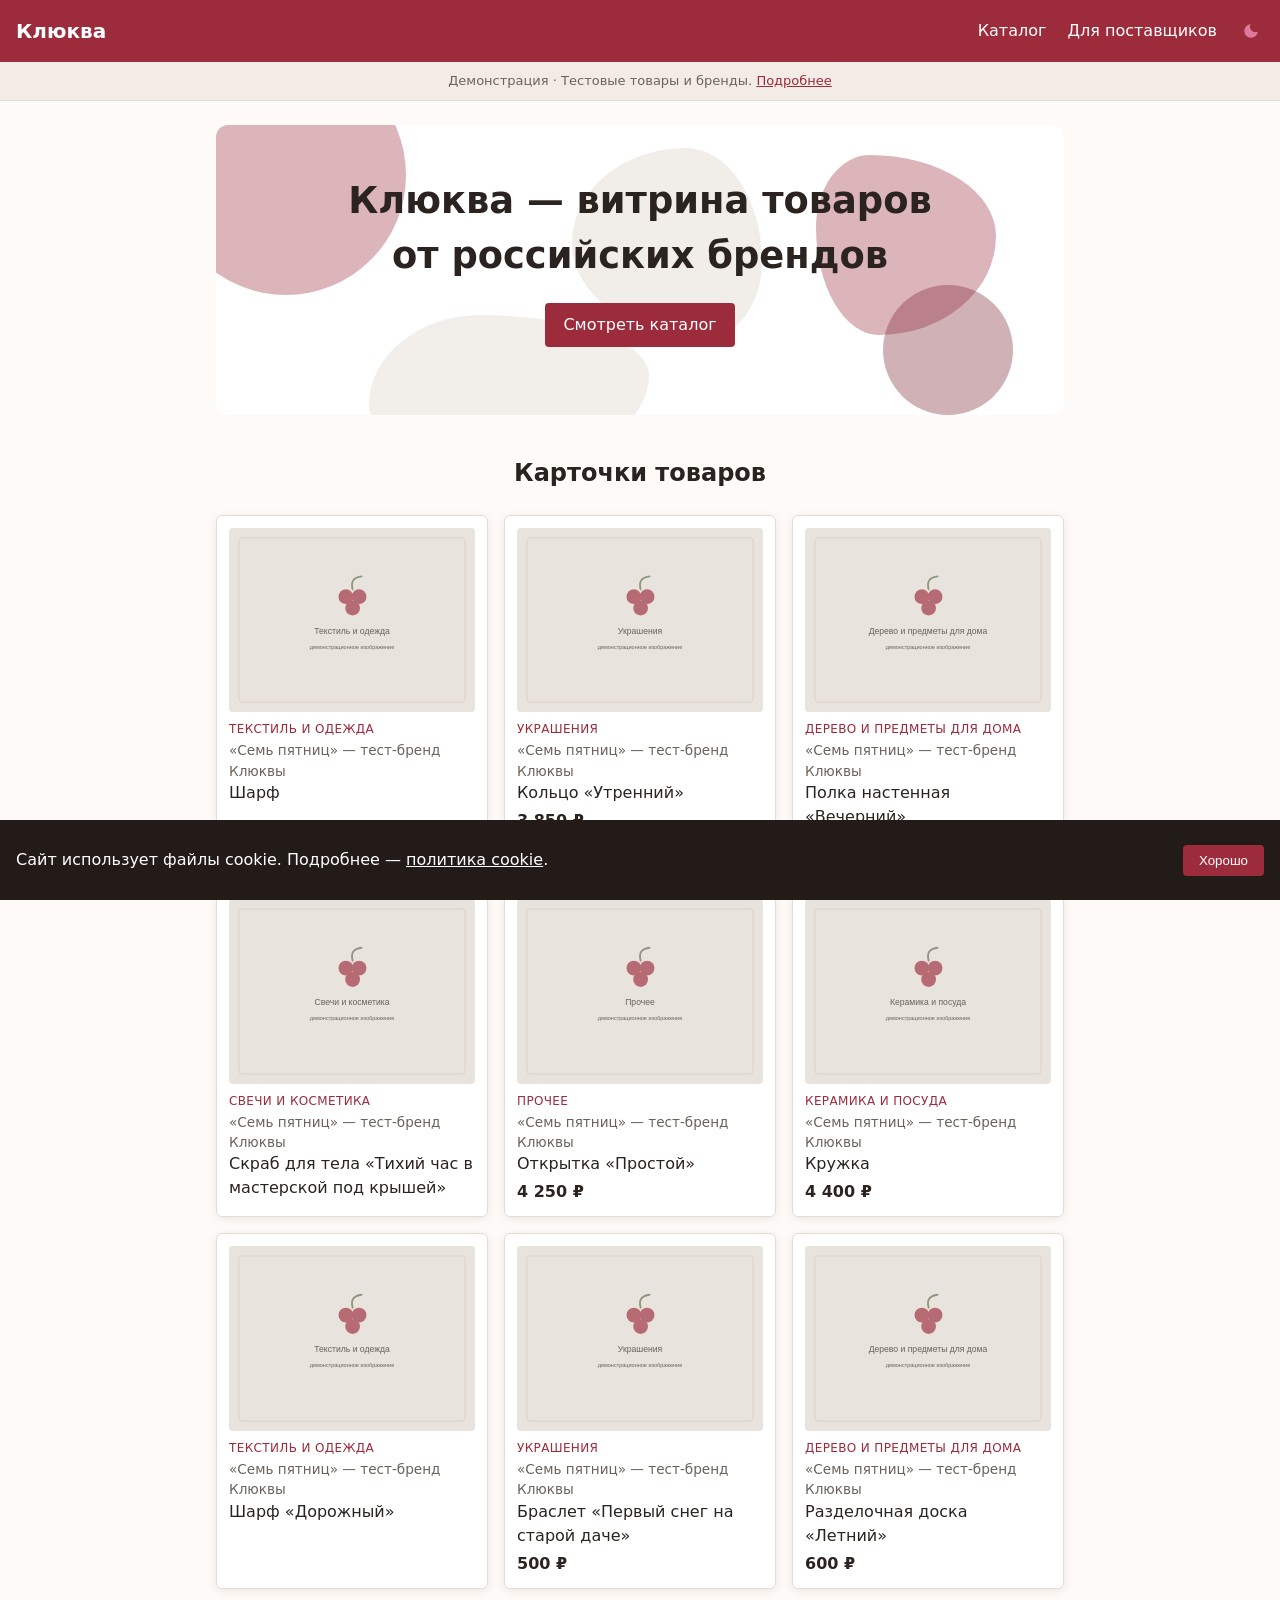
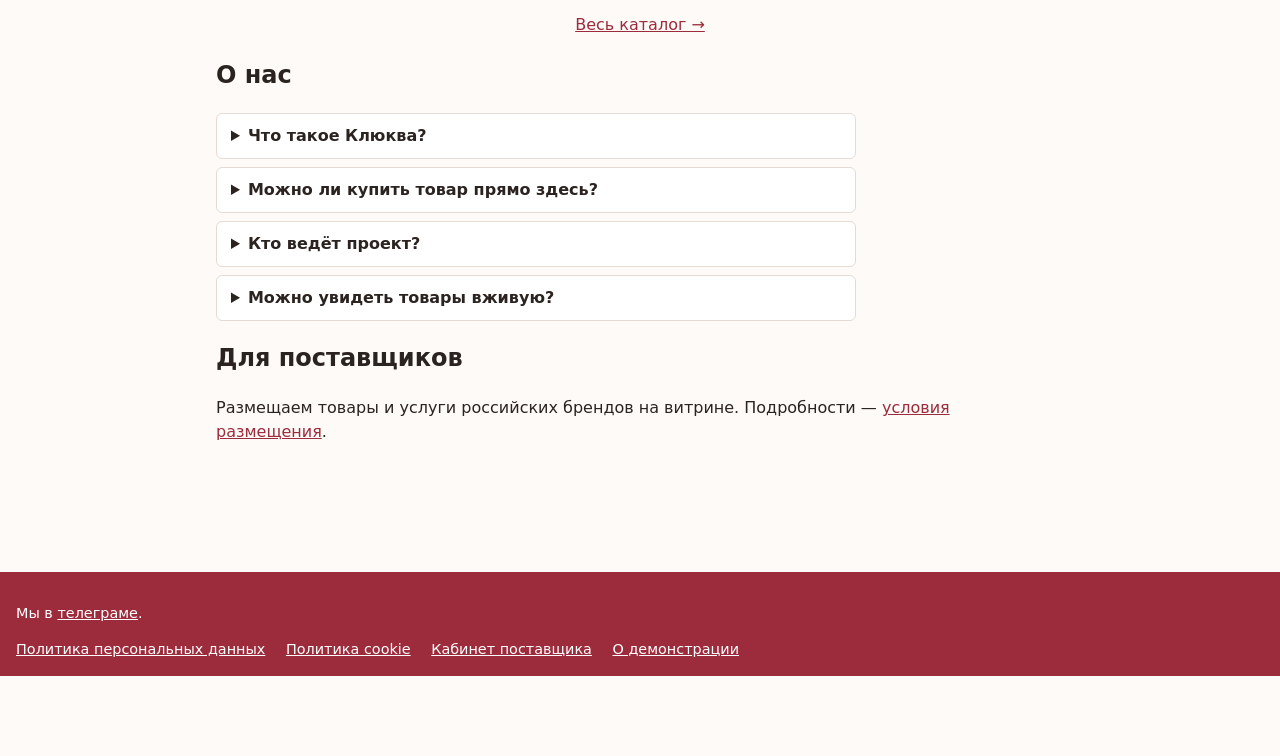
<file: index.html>
<!doctype html>
<html lang="ru">
<head>
<meta charset="utf-8">
<meta name="viewport" content="width=device-width, initial-scale=1">
<meta name="description" content="Демонстрационная витрина KLUKVA: каталог тестовых товаров и страницы брендов.">
<link rel="icon" href="favicon.svg" type="image/svg+xml">
<title>Клюква — витрина российских брендов</title>
<script>(function(){try{var t=localStorage.getItem('klukva-theme');if(t==='light'||t==='dark')document.documentElement.setAttribute('data-theme',t);}catch(e){}})();</script>
<link rel="stylesheet" href="css/styles.css">
</head>
<body>
<div id="site-header" class="site-header"></div>
<aside class="demo-notice" aria-label="Демонстрационная версия">Демонстрация · Тестовые товары и бренды. <a href="demo.html">Подробнее</a></aside>
<main class="page">
  <section class="hero">
    <div class="hero-collage" aria-hidden="true">
      <span></span><span></span><span></span><span></span><span></span>
    </div>
    <div class="hero-content">
      <h1>Клюква — витрина товаров от российских брендов</h1>
      <p><a class="button" href="catalog.html">Смотреть каталог</a></p>
    </div>
  </section>

  <section class="home-section" id="recently-viewed-section" hidden>
    <h2>Вы смотрели</h2>
    <ul id="recently-viewed-cards" class="card-grid home-grid"></ul>
  </section>

  <section class="home-section">
    <h2>Карточки товаров</h2>
    <p id="home-cards-empty" class="placeholder-note" hidden>Товаров пока нет — они появятся здесь, как только поставщики заведут свои карточки.</p>
    <ul id="home-cards" class="card-grid home-grid"></ul>
    <p style="text-align:center"><a href="catalog.html">Весь каталог →</a></p>
  </section>

  <section>
    <h2>О нас</h2>
    <div class="faq-list">
      <details class="faq-item">
        <summary>Что такое Клюква?</summary>
        <p>Витрина-доска товаров и услуг российских брендов — не интернет-магазин.</p>
      </details>
      <details class="faq-item">
        <summary>Можно ли купить товар прямо здесь?</summary>
        <p>Нет. Карточка ведёт на сайт поставщика или на его контакты — сделка и доставка идут уже там.</p>
      </details>
      <details class="faq-item">
        <summary>Кто ведёт проект?</summary>
        <p>Фонд «Во имя твоё» и ООО «Разумное действие».</p>
      </details>
      <details class="faq-item">
        <summary>Можно увидеть товары вживую?</summary>
        <p>У фонда есть шоу-рум в «Президент-Отеле» в Москве.</p>
      </details>
    </div>
  </section>

  <section>
    <h2>Для поставщиков</h2>
    <p>Размещаем товары и услуги российских брендов на витрине. Подробности — <a href="placement.html">условия размещения</a>.</p>
  </section>
</main>
<div id="site-footer" class="site-footer"></div>
<script src="js/partials.js"></script>
<script src="js/theme.js"></script>
<script src="js/data.js"></script>
<script src="js/catalog.js"></script>
<script src="js/recently-viewed.js"></script>
<script src="js/cookie-banner.js"></script>
</body>
</html>
</file>
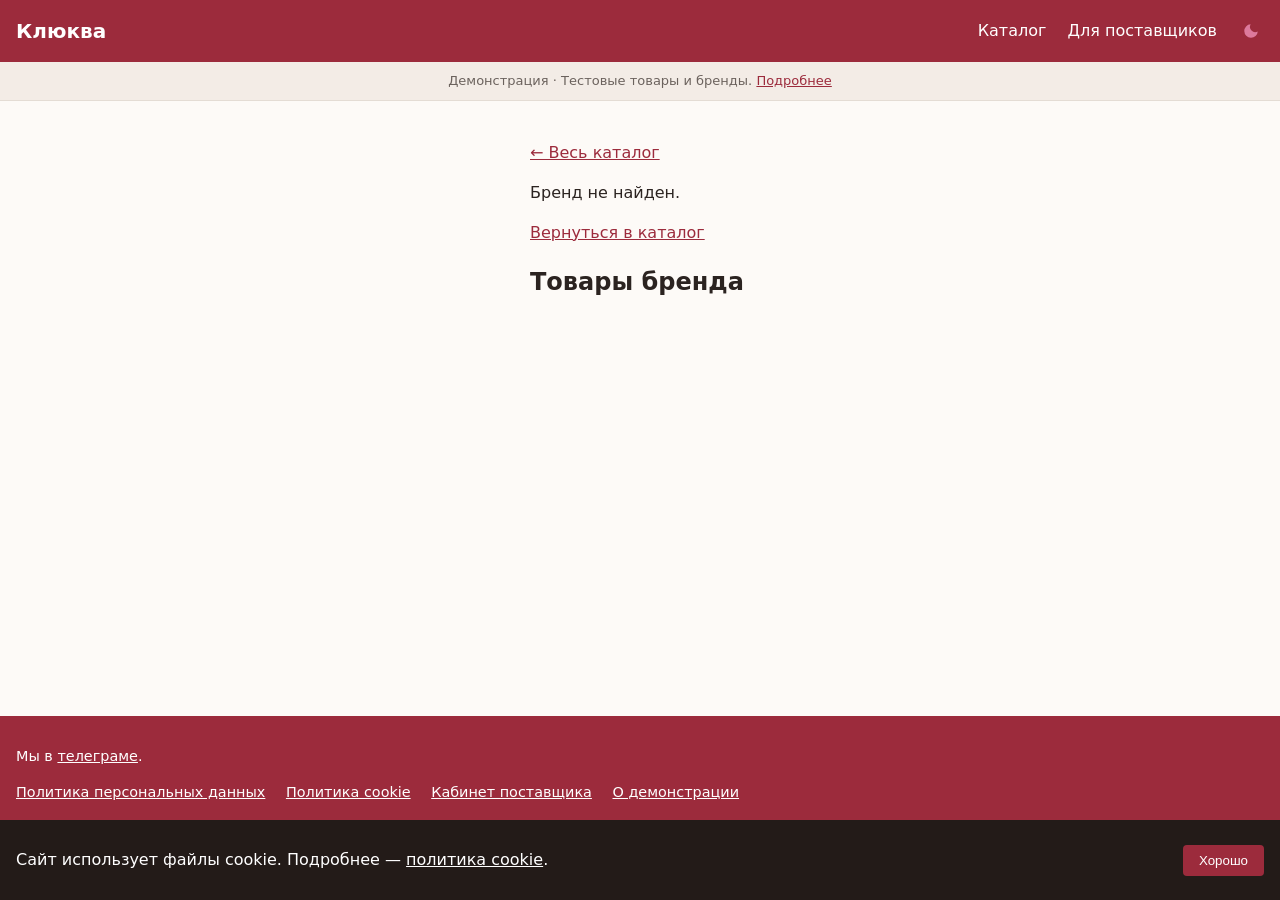
<file: brand.html>
<!doctype html>
<html lang="ru">
<head>
<meta charset="utf-8">
<meta name="viewport" content="width=device-width, initial-scale=1">
<meta name="description" content="Демонстрационная витрина KLUKVA: каталог тестовых товаров и страницы брендов.">
<link rel="icon" href="favicon.svg" type="image/svg+xml">
<title>Бренд — Клюква</title>
<script>(function(){try{var t=localStorage.getItem('klukva-theme');if(t==='light'||t==='dark')document.documentElement.setAttribute('data-theme',t);}catch(e){}})();</script>
<link rel="stylesheet" href="css/styles.css">
</head>
<body>
<div id="site-header" class="site-header"></div>
<aside class="demo-notice" aria-label="Демонстрационная версия">Демонстрация · Тестовые товары и бренды. <a href="demo.html">Подробнее</a></aside>
<main class="page">
  <p><a href="catalog.html">← Весь каталог</a></p>
  <div id="brand-header"></div>
  <h2>Товары бренда</h2>
  <p id="catalog-empty" class="placeholder-note" hidden>У этого бренда пока нет карточек.</p>
  <ul id="catalog-list" class="card-grid"></ul>
  <nav id="pagination" class="pagination"></nav>
</main>
<div id="site-footer" class="site-footer"></div>
<script src="js/partials.js"></script>
<script src="js/theme.js"></script>
<script src="js/data.js"></script>
<script src="js/catalog.js"></script>
<script src="js/brand.js"></script>
<script src="js/cookie-banner.js"></script>
</body>
</html>
</file>
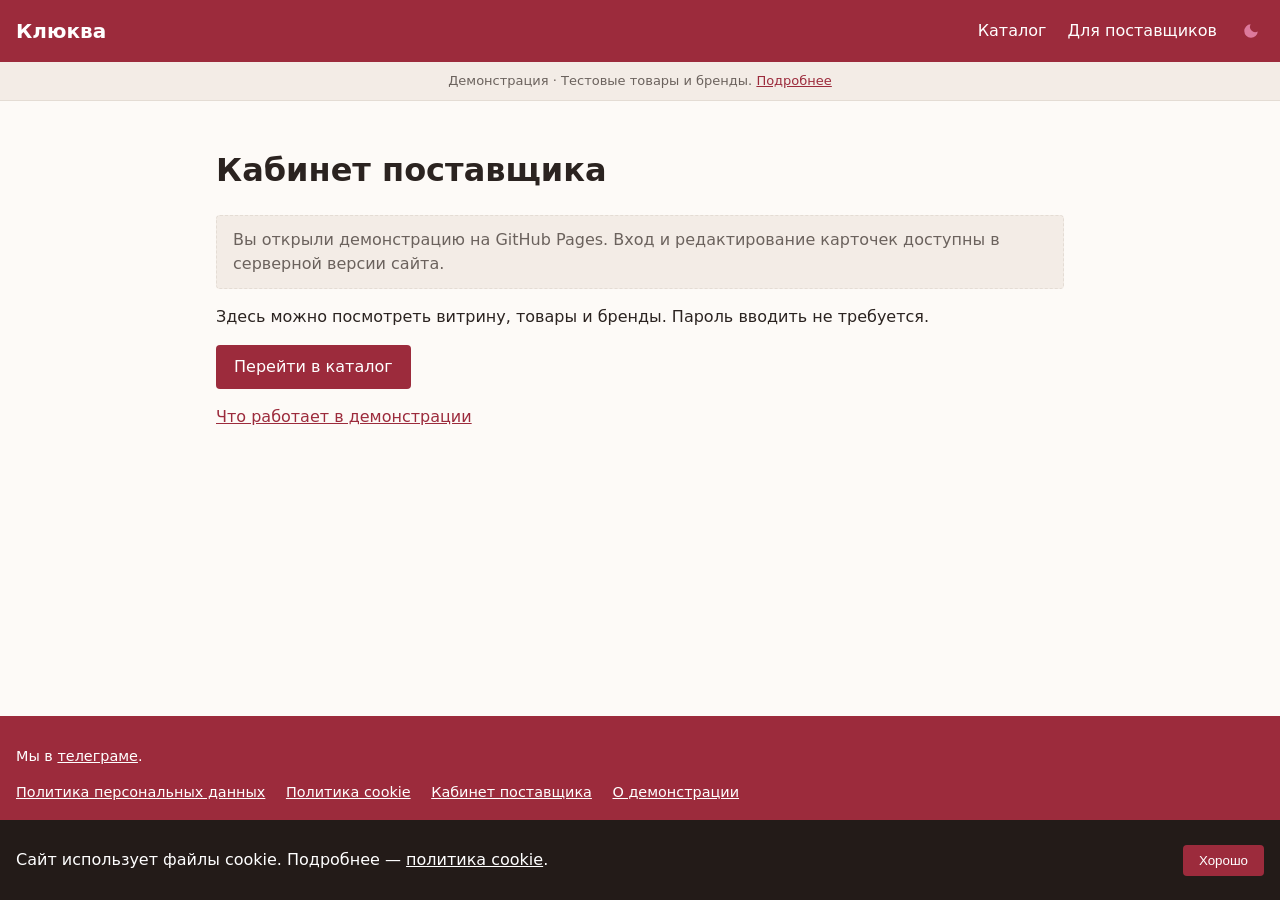
<file: cabinet-login.html>
<!doctype html>
<html lang="ru">
<head>
<meta charset="utf-8">
<meta name="viewport" content="width=device-width, initial-scale=1">
<title>Кабинет поставщика — Клюква</title>
<link rel="icon" href="favicon.svg" type="image/svg+xml">
<script>(function(){try{var t=localStorage.getItem('klukva-theme');if(t==='light'||t==='dark')document.documentElement.setAttribute('data-theme',t);}catch(e){}})();</script>
<link rel="stylesheet" href="css/styles.css">
</head>
<body>
<div id="site-header" class="site-header"></div>
<aside class="demo-notice" aria-label="Демонстрационная версия">Демонстрация · Тестовые товары и бренды. <a href="demo.html">Подробнее</a></aside>
<main class="page">
<h1>Кабинет поставщика</h1>
<p class="placeholder-note">Вы открыли демонстрацию на GitHub Pages. Вход и редактирование карточек доступны в серверной версии сайта.</p>
<p>Здесь можно посмотреть витрину, товары и бренды. Пароль вводить не требуется.</p>
<p><a class="button" href="catalog.html">Перейти в каталог</a></p>
<p><a href="demo.html">Что работает в демонстрации</a></p>
</main>
<div id="site-footer" class="site-footer"></div>
<script src="js/partials.js"></script>
<script src="js/theme.js"></script>
<script src="js/cookie-banner.js"></script>
</body>
</html>
</file>
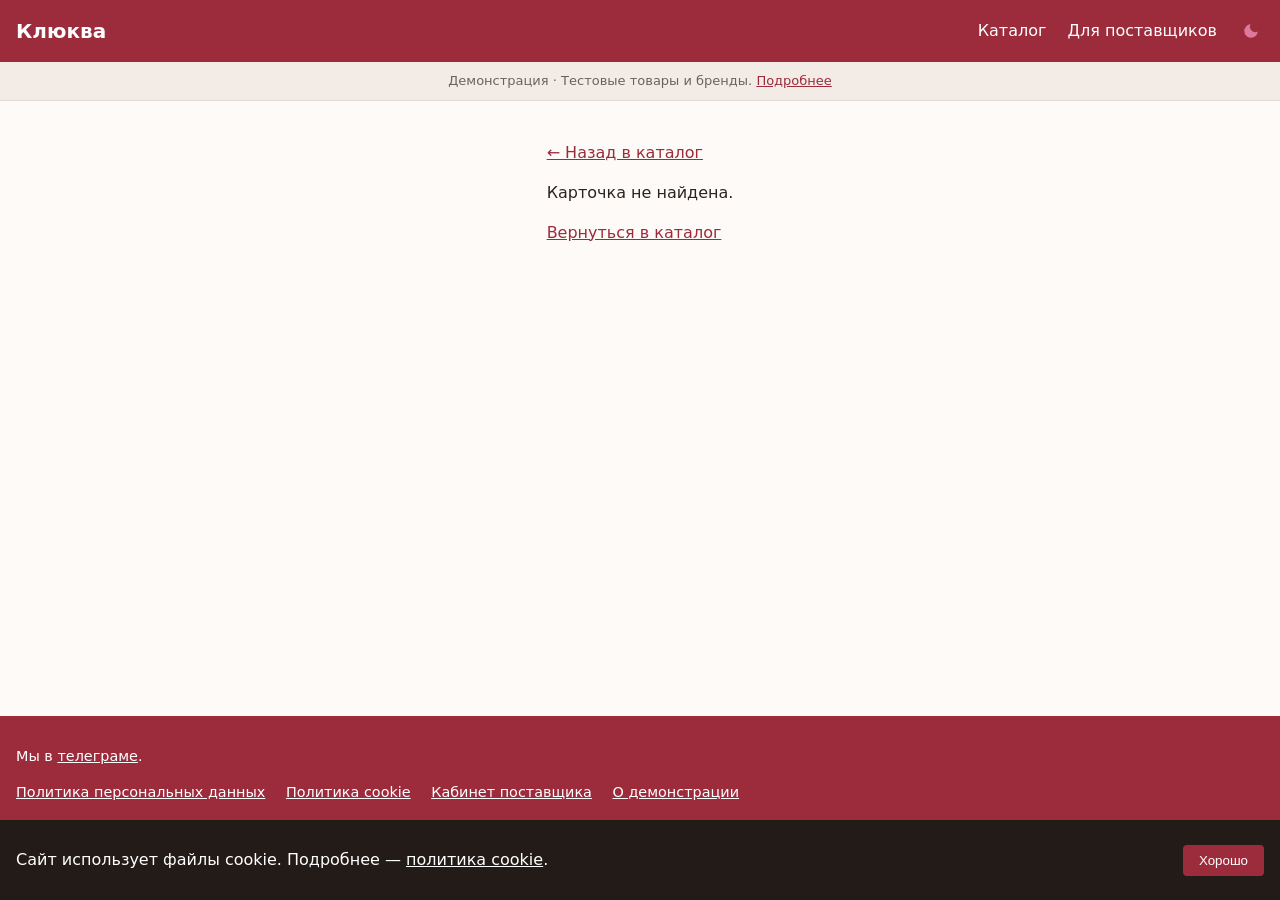
<file: card.html>
<!doctype html>
<html lang="ru">
<head>
<meta charset="utf-8">
<meta name="viewport" content="width=device-width, initial-scale=1">
<meta name="description" content="Демонстрационная витрина KLUKVA: каталог тестовых товаров и страницы брендов.">
<link rel="icon" href="favicon.svg" type="image/svg+xml">
<title>Карточка товара — Клюква</title>
<script>(function(){try{var t=localStorage.getItem('klukva-theme');if(t==='light'||t==='dark')document.documentElement.setAttribute('data-theme',t);}catch(e){}})();</script>
<link rel="stylesheet" href="css/styles.css">
</head>
<body>
<div id="site-header" class="site-header"></div>
<aside class="demo-notice" aria-label="Демонстрационная версия">Демонстрация · Тестовые товары и бренды. <a href="demo.html">Подробнее</a></aside>
<main class="page">
  <p><a href="catalog.html">← Назад в каталог</a></p>
  <div id="card-detail"></div>
</main>
<div id="photo-fullscreen" class="photo-fullscreen" hidden>
  <button type="button" id="photo-fullscreen-close" class="photo-fullscreen-close" aria-label="Закрыть">×</button>
  <button type="button" class="gallery-arrow gallery-arrow-prev photo-fullscreen-arrow" onclick="galleryStep(-1)" aria-label="Предыдущее фото">‹</button>
  <img id="photo-fullscreen-img" class="photo-fullscreen-img" alt="Фото во весь экран" onerror="handleFullscreenPhotoError(this)">
  <p id="photo-fullscreen-error" class="photo-fullscreen-error" hidden>Фото не загрузилось. <a href="mailto:hello@klukvaconcept.store">Сообщите нам</a></p>
  <button type="button" class="gallery-arrow gallery-arrow-next photo-fullscreen-arrow" onclick="galleryStep(1)" aria-label="Следующее фото">›</button>
</div>
<div id="site-footer" class="site-footer"></div>
<script src="js/partials.js"></script>
<script src="js/theme.js"></script>
<script src="js/data.js"></script>
<script src="js/catalog.js"></script>
<script src="js/recently-viewed.js"></script>
<script src="js/card.js"></script>
<script src="js/cookie-banner.js"></script>
</body>
</html>
</file>
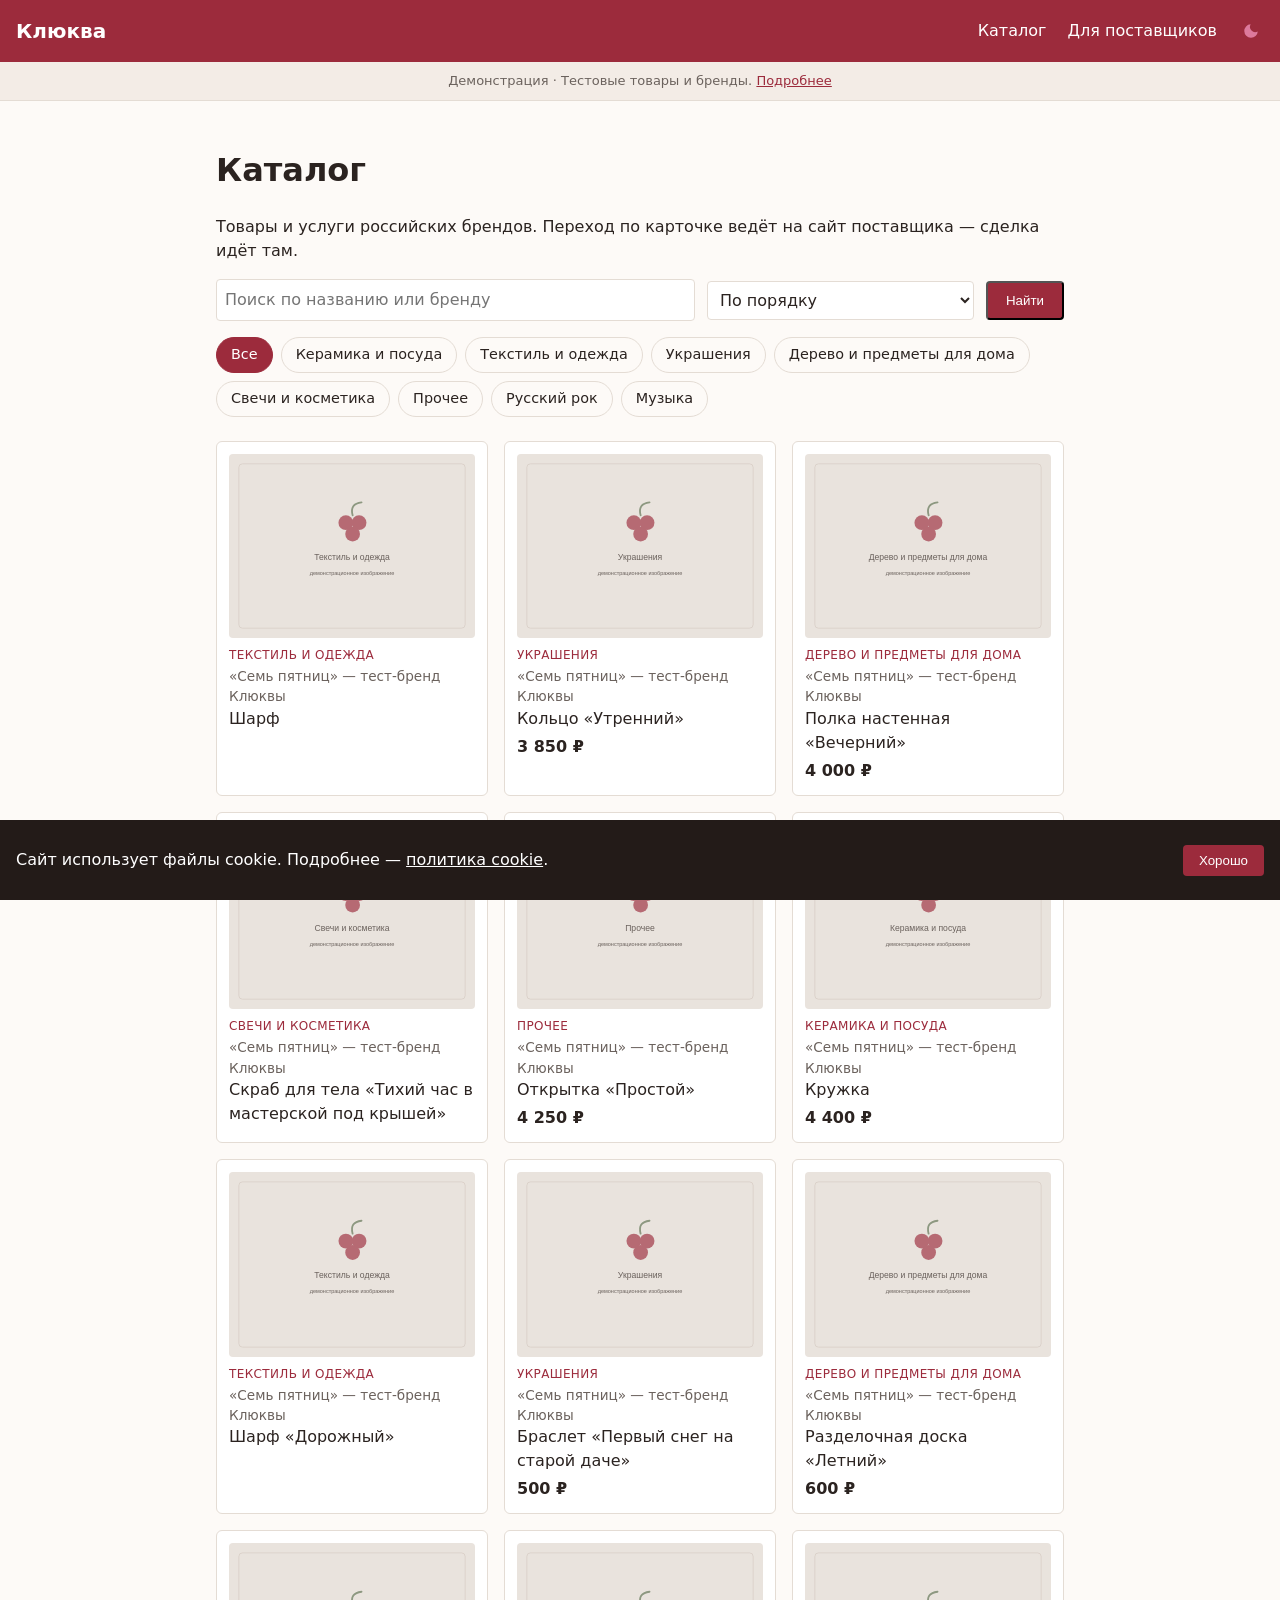
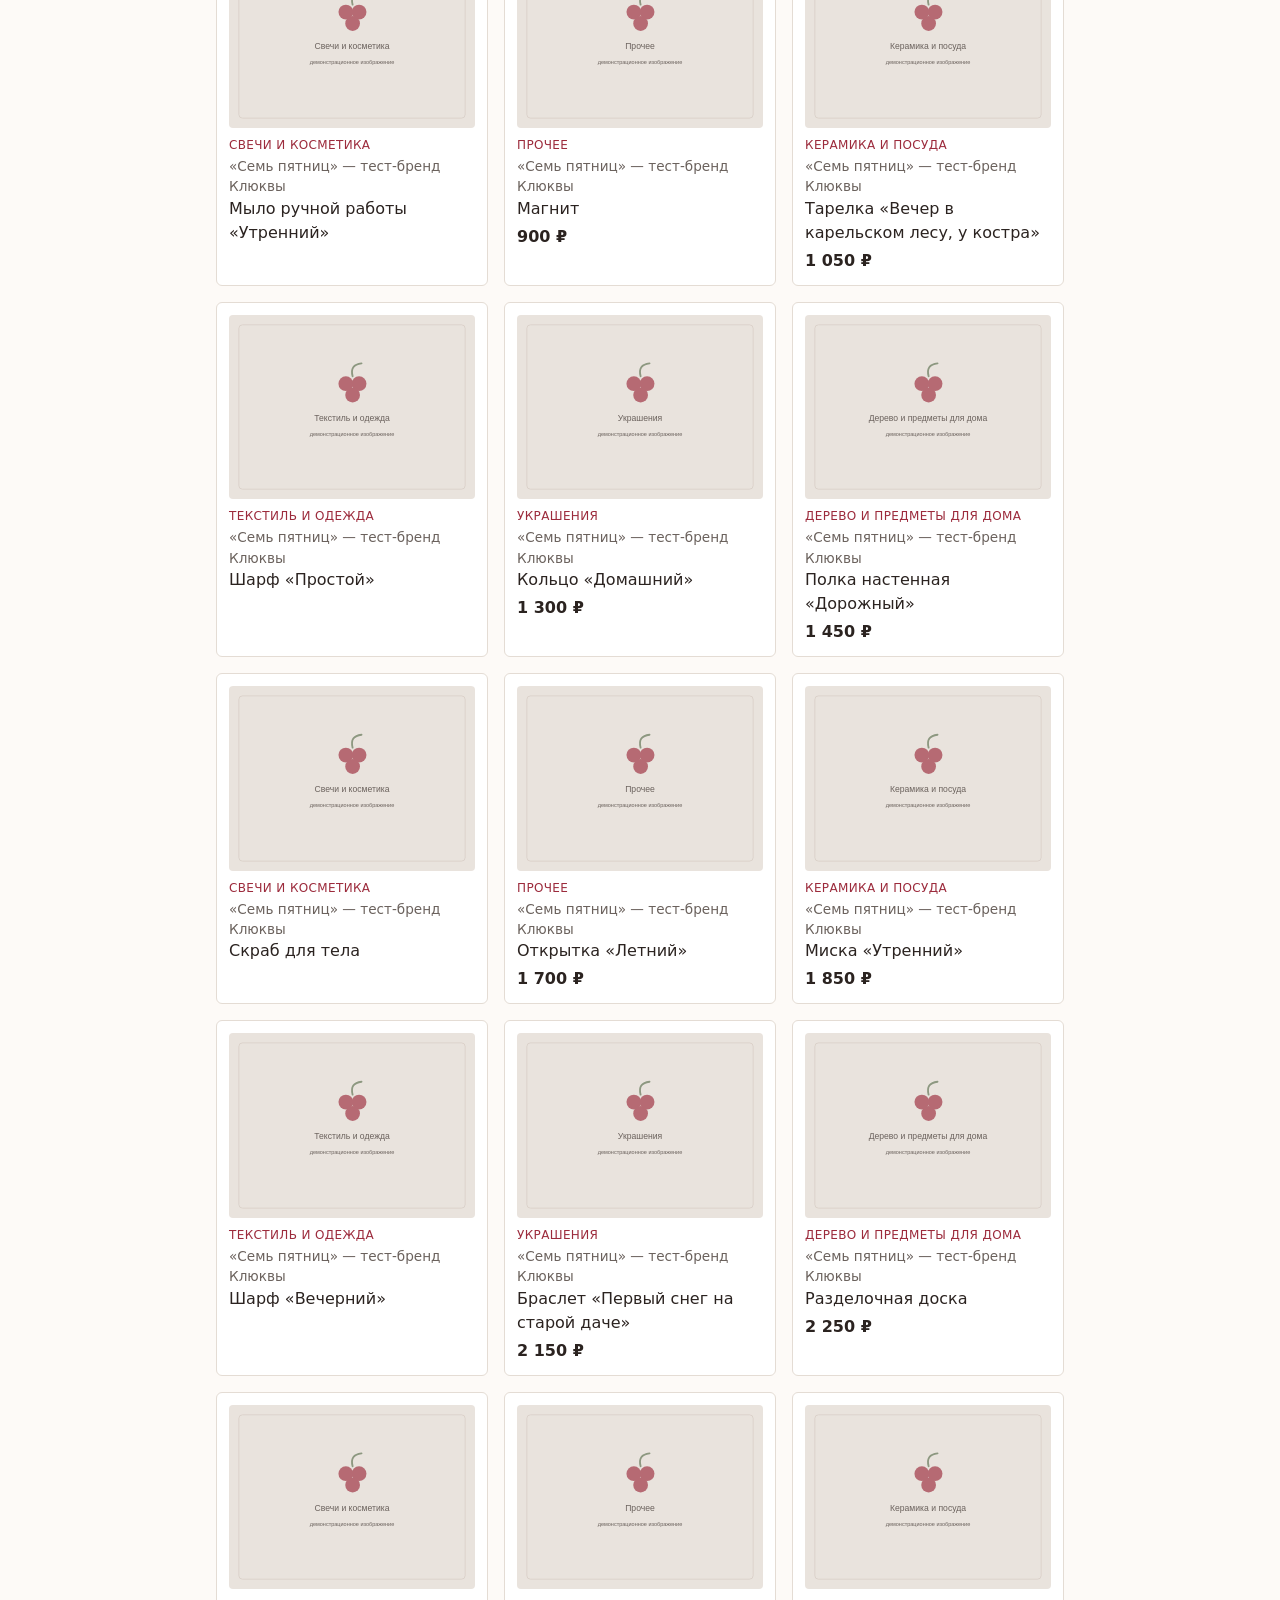
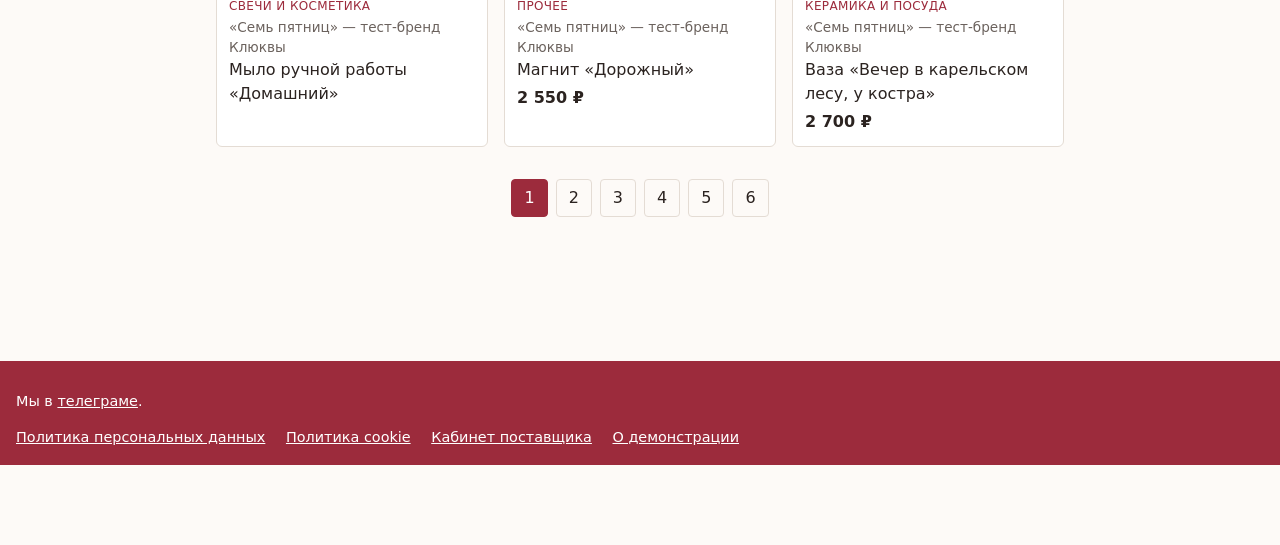
<file: catalog.html>
<!doctype html>
<html lang="ru">
<head>
<meta charset="utf-8">
<meta name="viewport" content="width=device-width, initial-scale=1">
<meta name="description" content="Демонстрационная витрина KLUKVA: каталог тестовых товаров и страницы брендов.">
<link rel="icon" href="favicon.svg" type="image/svg+xml">
<title>Каталог — Клюква</title>
<script>(function(){try{var t=localStorage.getItem('klukva-theme');if(t==='light'||t==='dark')document.documentElement.setAttribute('data-theme',t);}catch(e){}})();</script>
<link rel="stylesheet" href="css/styles.css">
</head>
<body>
<div id="site-header" class="site-header"></div>
<aside class="demo-notice" aria-label="Демонстрационная версия">Демонстрация · Тестовые товары и бренды. <a href="demo.html">Подробнее</a></aside>
<main class="page">
  <h1>Каталог</h1>
  <p>Товары и услуги российских брендов. Переход по карточке ведёт на сайт поставщика — сделка идёт там.</p>
  <form id="catalog-search-form" method="get" action="catalog.html" class="cabinet-toolbar">
    <input type="hidden" name="category">
    <input type="search" name="q" placeholder="Поиск по названию или бренду">
    <select name="sort" id="sort-select">
      <option value="">По порядку</option>
      <option value="relevance">По совпадению с запросом</option>
      <option value="price-asc">Сначала дешевле</option>
      <option value="price-desc">Сначала дороже</option>
    </select>
    <button type="submit" class="button">Найти</button>
  </form>
  <nav id="category-filter" class="filter-bar"></nav>
  <p id="catalog-empty" class="placeholder-note" hidden>Ничего не нашлось.</p>
  <ul id="catalog-list" class="card-grid"></ul>
  <nav id="pagination" class="pagination"></nav>
</main>
<div id="site-footer" class="site-footer"></div>
<script src="js/partials.js"></script>
<script src="js/theme.js"></script>
<script src="js/data.js"></script>
<script src="js/catalog.js"></script>
<script src="js/cookie-banner.js"></script>
</body>
</html>
</file>
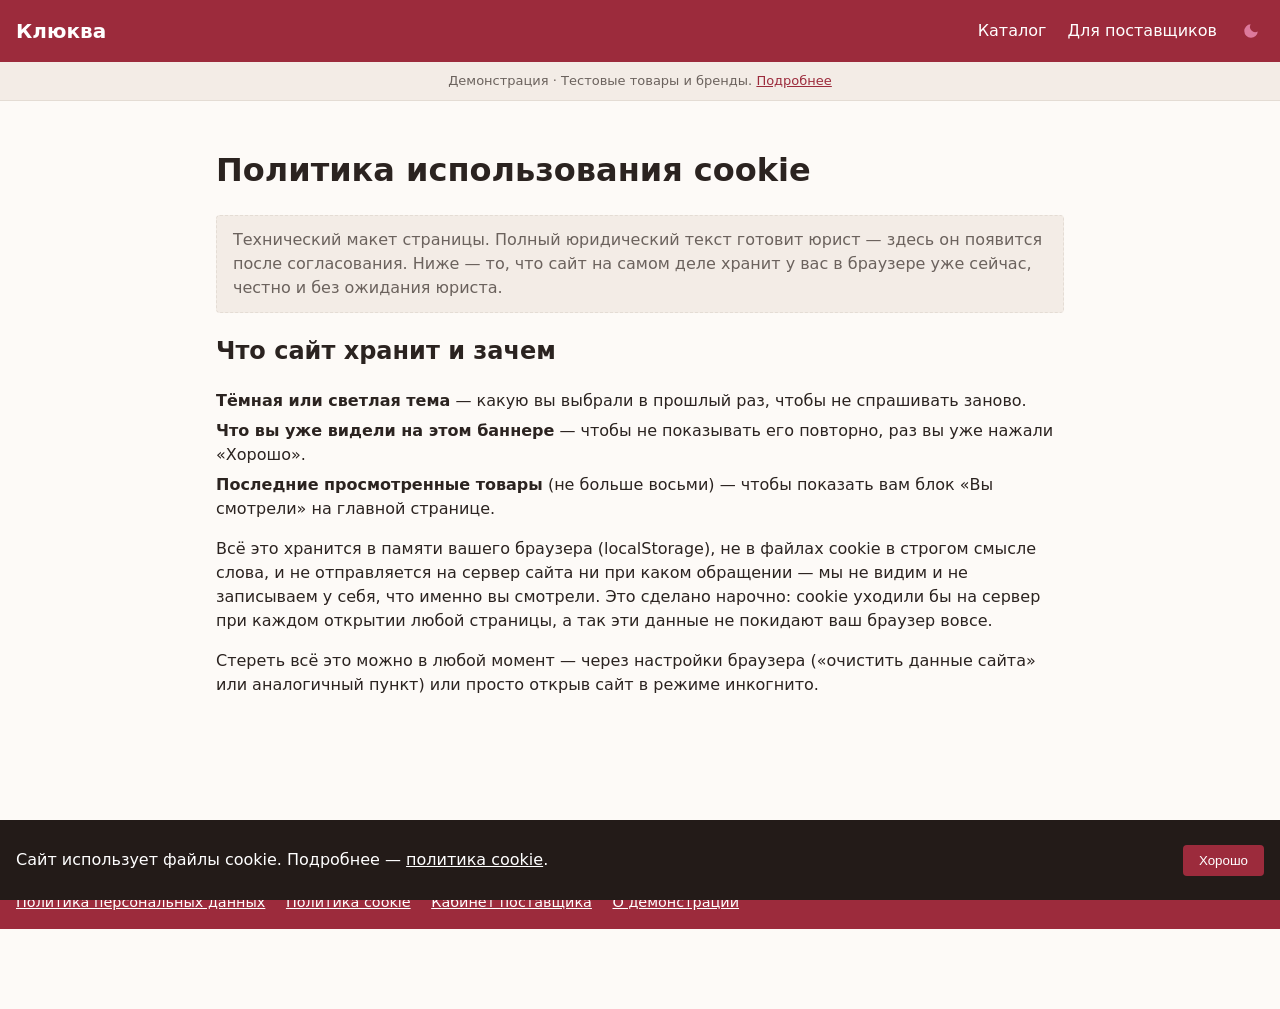
<file: cookies.html>
<!doctype html>
<html lang="ru">
<head>
<meta charset="utf-8">
<meta name="viewport" content="width=device-width, initial-scale=1">
<meta name="description" content="Демонстрационная витрина KLUKVA: каталог тестовых товаров и страницы брендов.">
<link rel="icon" href="favicon.svg" type="image/svg+xml">
<title>Политика cookie — Клюква</title>
<script>(function(){try{var t=localStorage.getItem('klukva-theme');if(t==='light'||t==='dark')document.documentElement.setAttribute('data-theme',t);}catch(e){}})();</script>
<link rel="stylesheet" href="css/styles.css">
</head>
<body>
<div id="site-header" class="site-header"></div>
<aside class="demo-notice" aria-label="Демонстрационная версия">Демонстрация · Тестовые товары и бренды. <a href="demo.html">Подробнее</a></aside>
<main class="page">
  <h1>Политика использования cookie</h1>
  <p class="placeholder-note">Технический макет страницы. Полный юридический текст готовит юрист — здесь он появится после согласования. Ниже — то, что сайт на самом деле хранит у вас в браузере уже сейчас, честно и без ожидания юриста.</p>

  <h2>Что сайт хранит и зачем</h2>
  <ul class="field-list">
    <li><strong>Тёмная или светлая тема</strong> — какую вы выбрали в прошлый раз, чтобы не спрашивать заново.</li>
    <li><strong>Что вы уже видели на этом баннере</strong> — чтобы не показывать его повторно, раз вы уже нажали «Хорошо».</li>
    <li><strong>Последние просмотренные товары</strong> (не больше восьми) — чтобы показать вам блок «Вы смотрели» на главной странице.</li>
  </ul>
  <p>Всё это хранится в памяти вашего браузера (localStorage), не в файлах cookie в строгом смысле слова, и не отправляется на сервер сайта ни при каком обращении — мы не видим и не записываем у себя, что именно вы смотрели. Это сделано нарочно: cookie уходили бы на сервер при каждом открытии любой страницы, а так эти данные не покидают ваш браузер вовсе.</p>
  <p>Стереть всё это можно в любой момент — через настройки браузера («очистить данные сайта» или аналогичный пункт) или просто открыв сайт в режиме инкогнито.</p>
</main>
<div id="site-footer" class="site-footer"></div>
<script src="js/partials.js"></script>
<script src="js/theme.js"></script>
<script src="js/cookie-banner.js"></script>
</body>
</html>
</file>
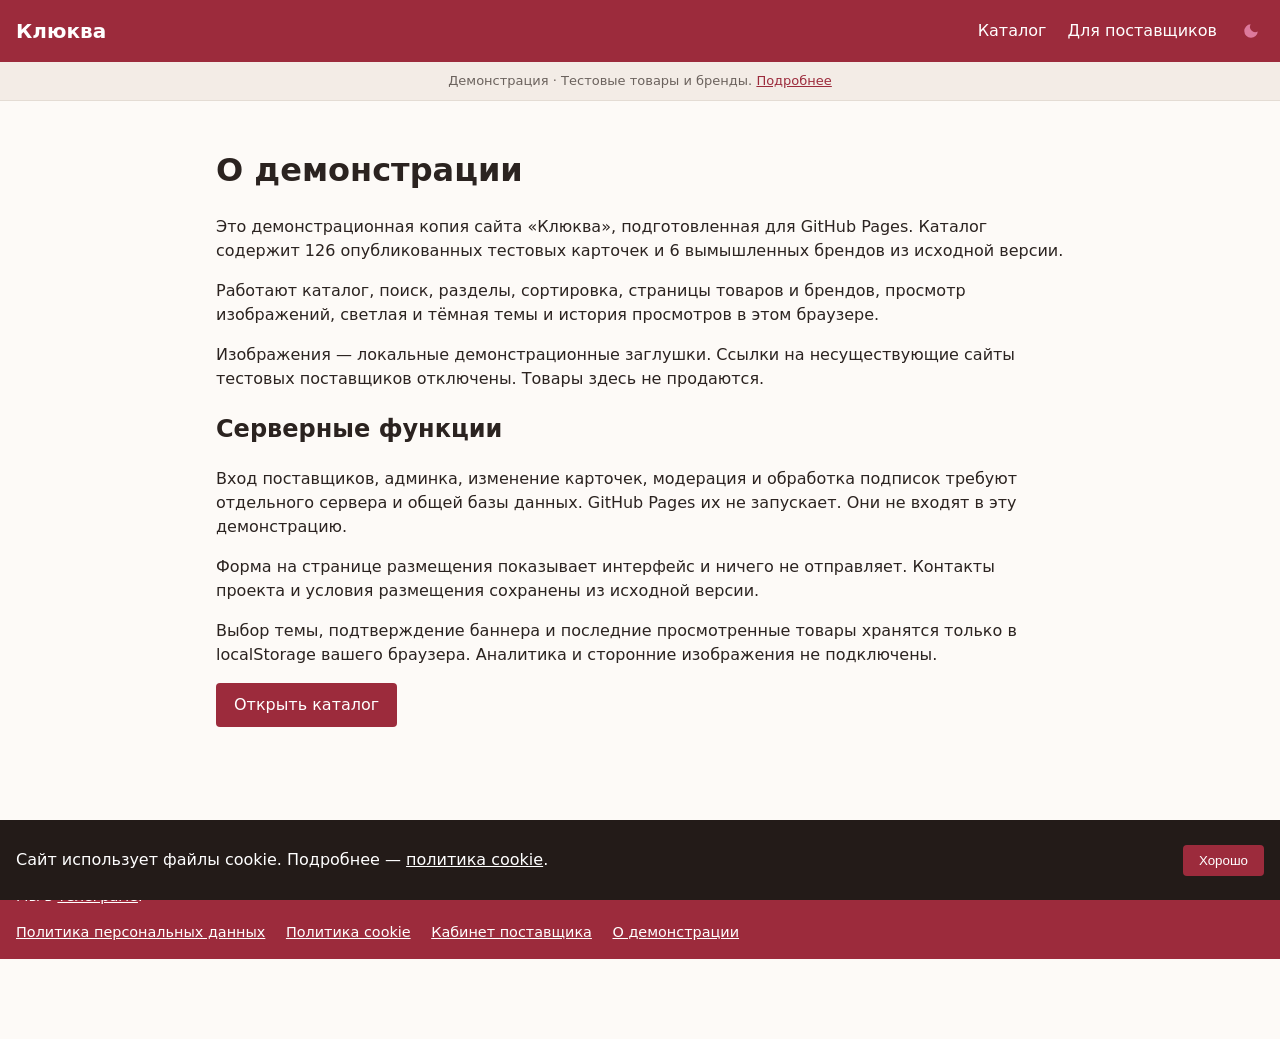
<file: demo.html>
<!doctype html>
<html lang="ru">
<head>
<meta charset="utf-8">
<meta name="viewport" content="width=device-width, initial-scale=1">
<title>О демонстрации — Клюква</title>
<link rel="icon" href="favicon.svg" type="image/svg+xml">
<script>(function(){try{var t=localStorage.getItem('klukva-theme');if(t==='light'||t==='dark')document.documentElement.setAttribute('data-theme',t);}catch(e){}})();</script>
<link rel="stylesheet" href="css/styles.css">
</head>
<body>
<div id="site-header" class="site-header"></div>
<aside class="demo-notice" aria-label="Демонстрационная версия">Демонстрация · Тестовые товары и бренды. <a href="demo.html">Подробнее</a></aside>
<main class="page">
<h1>О демонстрации</h1>
<p>Это демонстрационная копия сайта «Клюква», подготовленная для GitHub Pages. Каталог содержит 126 опубликованных тестовых карточек и 6 вымышленных брендов из исходной версии.</p>
<p>Работают каталог, поиск, разделы, сортировка, страницы товаров и брендов, просмотр изображений, светлая и тёмная темы и история просмотров в этом браузере.</p>
<p>Изображения — локальные демонстрационные заглушки. Ссылки на несуществующие сайты тестовых поставщиков отключены. Товары здесь не продаются.</p>
<h2>Серверные функции</h2>
<p>Вход поставщиков, админка, изменение карточек, модерация и обработка подписок требуют отдельного сервера и общей базы данных. GitHub Pages их не запускает. Они не входят в эту демонстрацию.</p>
<p>Форма на странице размещения показывает интерфейс и ничего не отправляет. Контакты проекта и условия размещения сохранены из исходной версии.</p>
<p>Выбор темы, подтверждение баннера и последние просмотренные товары хранятся только в localStorage вашего браузера. Аналитика и сторонние изображения не подключены.</p>
<p><a class="button" href="catalog.html">Открыть каталог</a></p>
</main>
<div id="site-footer" class="site-footer"></div>
<script src="js/partials.js"></script>
<script src="js/theme.js"></script>
<script src="js/cookie-banner.js"></script>
</body>
</html>
</file>
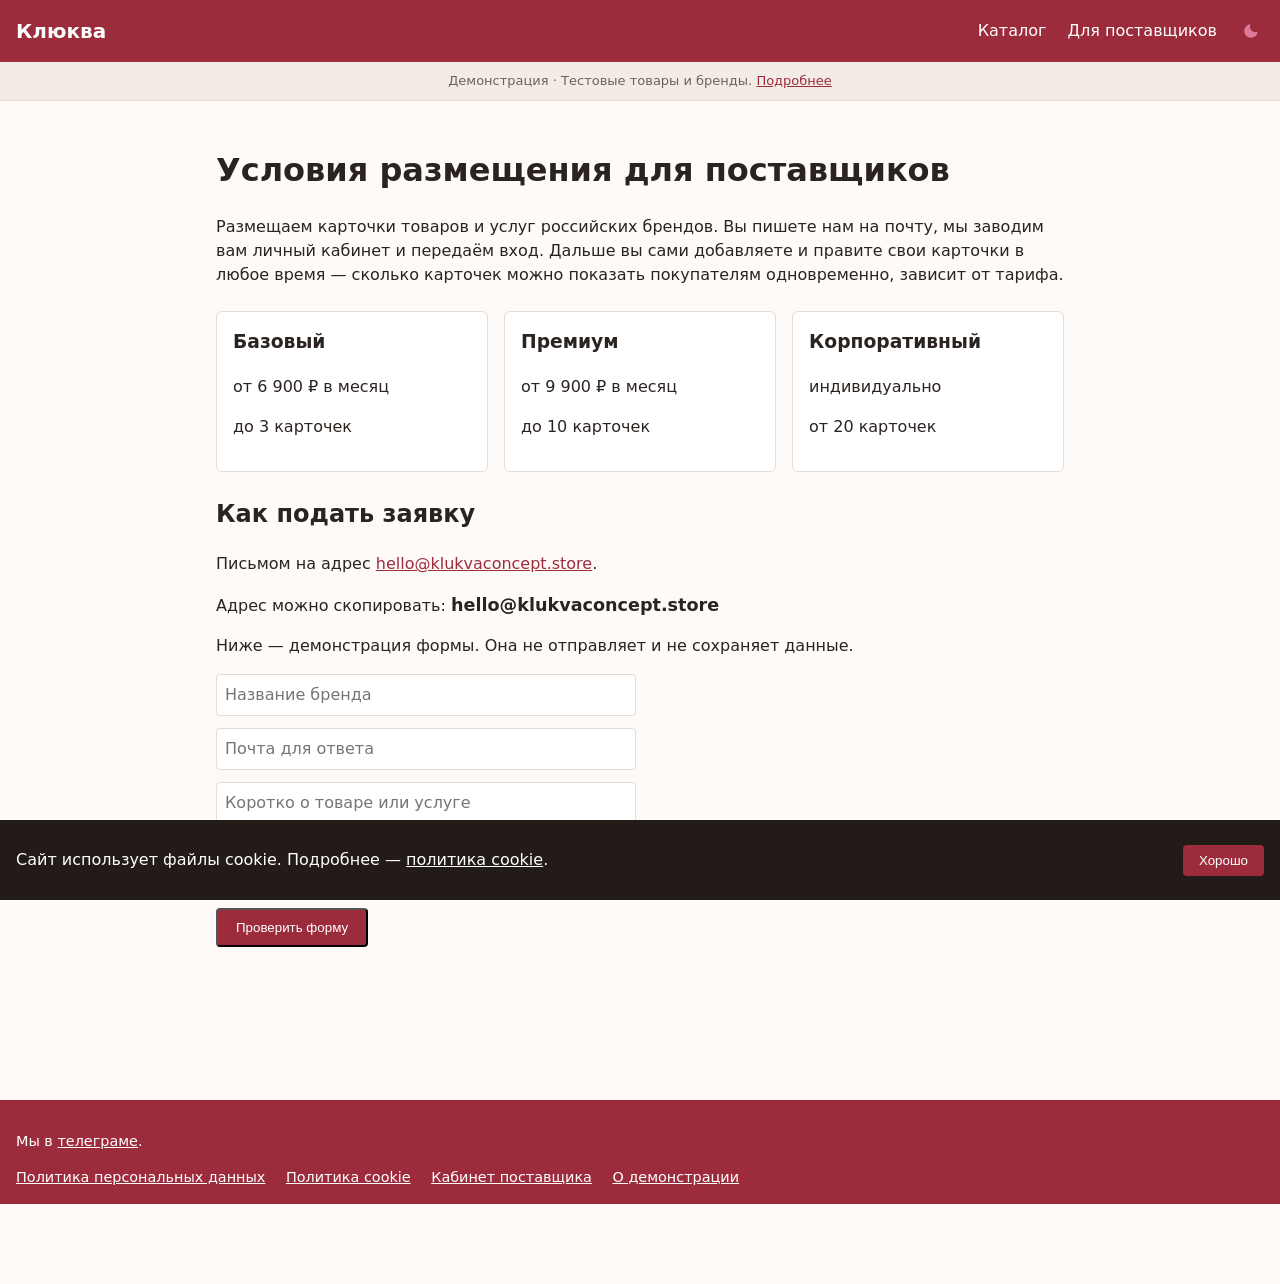
<file: placement.html>
<!doctype html>
<html lang="ru">
<head>
<meta charset="utf-8">
<meta name="viewport" content="width=device-width, initial-scale=1">
<meta name="description" content="Демонстрационная витрина KLUKVA: каталог тестовых товаров и страницы брендов.">
<link rel="icon" href="favicon.svg" type="image/svg+xml">
<title>Условия размещения для поставщиков — Клюква</title>
<script>(function(){try{var t=localStorage.getItem('klukva-theme');if(t==='light'||t==='dark')document.documentElement.setAttribute('data-theme',t);}catch(e){}})();</script>
<link rel="stylesheet" href="css/styles.css">
</head>
<body>
<div id="site-header" class="site-header"></div>
<aside class="demo-notice" aria-label="Демонстрационная версия">Демонстрация · Тестовые товары и бренды. <a href="demo.html">Подробнее</a></aside>
<main class="page">
  <h1>Условия размещения для поставщиков</h1>
  <p>Размещаем карточки товаров и услуг российских брендов. Вы пишете нам на почту, мы заводим вам личный кабинет и передаём вход. Дальше вы сами добавляете и правите свои карточки в любое время — сколько карточек можно показать покупателям одновременно, зависит от тарифа.</p>

  <div class="tariffs">
    <div class="tariff">
      <h3>Базовый</h3>
      <p>от 6 900 ₽ в месяц</p>
      <p>до 3 карточек</p>
    </div>
    <div class="tariff">
      <h3>Премиум</h3>
      <p>от 9 900 ₽ в месяц</p>
      <p>до 10 карточек</p>
    </div>
    <div class="tariff">
      <h3>Корпоративный</h3>
      <p>индивидуально</p>
      <p>от 20 карточек</p>
    </div>
  </div>

  <h2>Как подать заявку</h2>
  <p>Письмом на адрес <a href="mailto:hello@klukvaconcept.store">hello@klukvaconcept.store</a>.</p>
  <p>Адрес можно скопировать: <span class="contact-email">hello@klukvaconcept.store</span></p>

  <p>Ниже — демонстрация формы. Она не отправляет и не сохраняет данные.</p>
  <form id="apply-form" class="apply-form">
    <input type="text" name="brand" placeholder="Название бренда" required>
    <input type="email" name="contact" placeholder="Почта для ответа" required>
    <textarea name="message" rows="4" placeholder="Коротко о товаре или услуге"></textarea>
    <button type="submit" class="button">Проверить форму</button>
    <p id="apply-form-message" class="form-message"></p>
  </form>
</main>
<div id="site-footer" class="site-footer"></div>
<script src="js/partials.js"></script>
<script src="js/theme.js"></script>
<script src="js/placement-form.js"></script>
<script src="js/cookie-banner.js"></script>
</body>
</html>
</file>
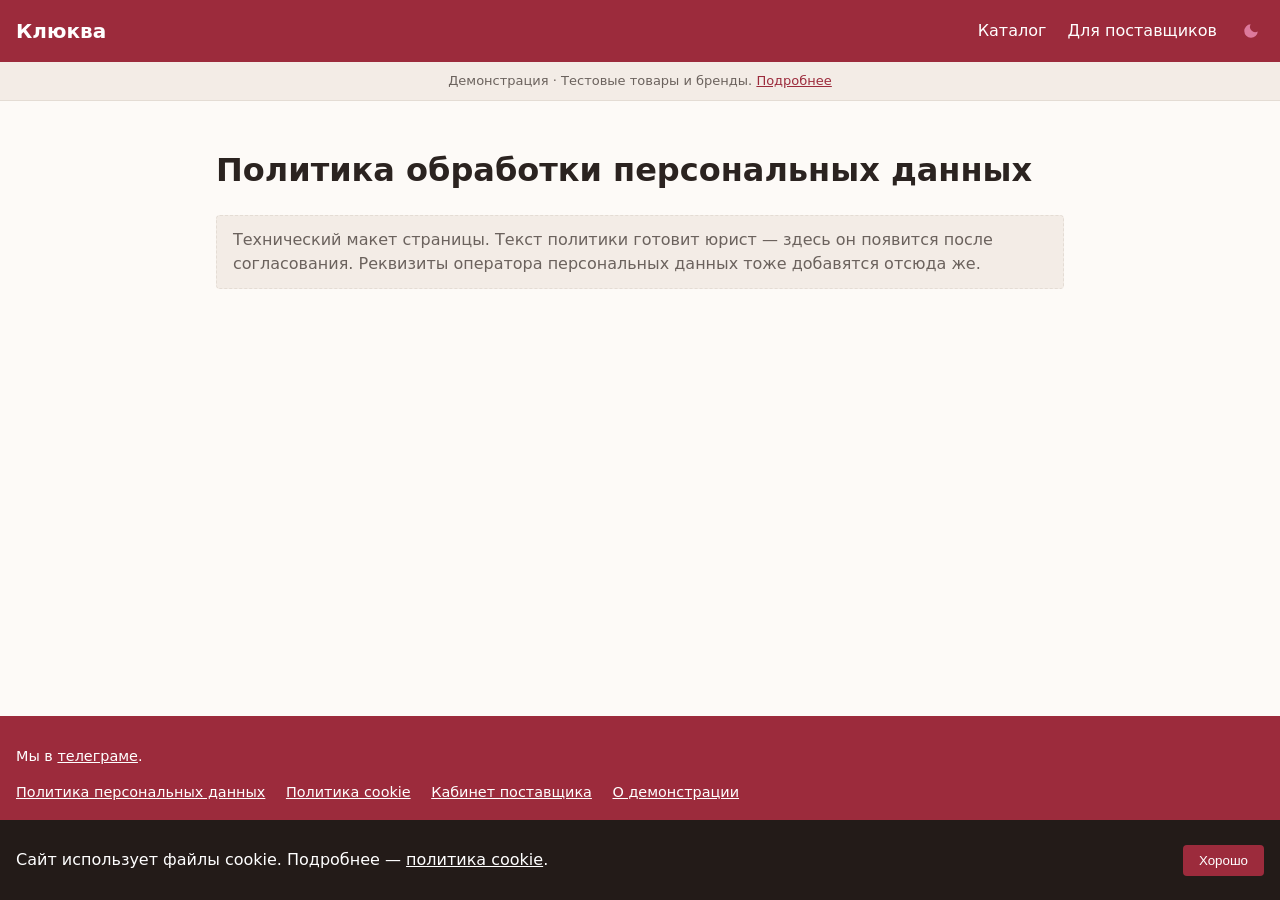
<file: privacy.html>
<!doctype html>
<html lang="ru">
<head>
<meta charset="utf-8">
<meta name="viewport" content="width=device-width, initial-scale=1">
<meta name="description" content="Демонстрационная витрина KLUKVA: каталог тестовых товаров и страницы брендов.">
<link rel="icon" href="favicon.svg" type="image/svg+xml">
<title>Политика персональных данных — Клюква</title>
<script>(function(){try{var t=localStorage.getItem('klukva-theme');if(t==='light'||t==='dark')document.documentElement.setAttribute('data-theme',t);}catch(e){}})();</script>
<link rel="stylesheet" href="css/styles.css">
</head>
<body>
<div id="site-header" class="site-header"></div>
<aside class="demo-notice" aria-label="Демонстрационная версия">Демонстрация · Тестовые товары и бренды. <a href="demo.html">Подробнее</a></aside>
<main class="page">
  <h1>Политика обработки персональных данных</h1>
  <p class="placeholder-note">Технический макет страницы. Текст политики готовит юрист — здесь он появится после согласования. Реквизиты оператора персональных данных тоже добавятся отсюда же.</p>
</main>
<div id="site-footer" class="site-footer"></div>
<script src="js/partials.js"></script>
<script src="js/theme.js"></script>
<script src="js/cookie-banner.js"></script>
</body>
</html>
</file>
<file: css/styles.css>
:root {
  color-scheme: light;
  --text: #2b2320;
  --muted: #6b625d;
  --bg: #fdfaf7;
  --surface: #ffffff;
  --border: #e4dcd4;
  --photo-bg: #e9e3dd;
  --note-bg: #f3ece6;
  --accent: #9c2b3c;
  --accent-solid: #9c2b3c;
  --accent-hover: #7a2230;
  --accent-visited: #6e1f2b;
  --bar-bg: #9c2b3c;
  --bar-text: #ffffff;
}

/* Тёмная тема подхватывается автоматически из настроек системы, пока
   человек не выбрал своё через кнопку в шапке (тогда на <html> стоит
   data-theme="light"/"dark", и он главнее системной настройки). */
@media (prefers-color-scheme: dark) {
  :root:not([data-theme="light"]) {
    color-scheme: dark;
    --text: #f2ece6;
    --muted: #b8aca3;
    --bg: #1c1715;
    --surface: #2a2220;
    --border: #443a34;
    --photo-bg: #3a302b;
    --note-bg: #332a25;
    --accent: #e38fa0;
    --accent-solid: #b23a52;
    --accent-hover: #f0aab8;
    --accent-visited: #c98fa0;
    /* Та же фирменная линия, что и на кнопках, но темнее и глуше:
       насыщенный клюквенный на весь верх/низ страницы в тёмной теме
       выглядит грязно, а не ярко. */
    --bar-bg: #5c1c28;
    --bar-text: #ffffff;
  }
}

:root[data-theme="dark"] {
  color-scheme: dark;
  --text: #f2ece6;
  --muted: #b8aca3;
  --bg: #1c1715;
  --surface: #2a2220;
  --border: #443a34;
  --photo-bg: #3a302b;
  --note-bg: #332a25;
  --accent: #e38fa0;
  --accent-solid: #b23a52;
  --accent-hover: #f0aab8;
  --accent-visited: #c98fa0;
  --bar-bg: #5c1c28;
  --bar-text: #ffffff;
}

* {
  box-sizing: border-box;
}

html {
  min-height: 100%;
}

/* Без этого атрибут hidden проигрывает любому правилу, которое задаёт
   display тем же классом (так и было с модальным окном — оно задаёт
   display: flex и перебивало hidden, окно оставалось открытым всегда). */
[hidden] {
  display: none !important;
}

body {
  margin: 0;
  min-height: 100vh;
  display: flex;
  flex-direction: column;
  background: var(--bg);
  color: var(--text);
  font-family: system-ui, -apple-system, "Segoe UI", sans-serif;
  line-height: 1.5;
}

/* Подвал внизу окна на короткой странице и сразу после содержимого на
   длинной — .page растягивается на всё свободное место, остальное нет. */
.site-header,
.site-footer {
  flex: none;
}

.page {
  flex: 1 0 auto;
}

a {
  color: var(--accent);
}

a:hover {
  color: var(--accent-hover);
}

a:visited {
  color: var(--accent-visited);
}

.page {
  max-width: 880px;
  margin: 0 auto;
  padding: 24px 16px 64px;
}

.site-header {
  display: flex;
  align-items: center;
  justify-content: space-between;
  flex-wrap: wrap;
  gap: 12px;
  padding: 16px;
  background: var(--bar-bg);
}

.site-header .logo {
  font-weight: 700;
  font-size: 1.25rem;
  color: var(--bar-text);
  text-decoration: none;
}

.site-header nav a {
  margin-left: 16px;
  color: var(--bar-text);
  text-decoration: none;
}

.site-header nav a:hover {
  text-decoration: underline;
}

.theme-toggle {
  margin-left: 16px;
  padding: 4px;
  border: none;
  background: none;
  cursor: pointer;
  display: inline-flex;
  align-items: center;
  vertical-align: middle;
  border-radius: 4px;
}

.theme-toggle-sun {
  color: #e0a872;
}

.theme-toggle-moon {
  color: #dd7a9c;
}

.theme-toggle:hover,
.theme-toggle:focus-visible {
  background: rgba(255, 255, 255, 0.15);
  outline: none;
}

.theme-toggle svg {
  display: block;
}

.site-footer {
  padding: 16px;
  margin-top: 48px;
  background: var(--bar-bg);
  color: var(--bar-text);
  font-size: 0.9rem;
}

.site-footer nav a {
  color: var(--bar-text);
  margin-right: 16px;
}

.button,
.button:visited,
.button:hover,
.button:active {
  color: #fff;
}

.button {
  display: inline-block;
  padding: 10px 18px;
  background: var(--accent-solid);
  text-decoration: none;
  border-radius: 4px;
}

.button:hover {
  background: var(--accent-hover);
}

.hero {
  position: relative;
  overflow: hidden;
  text-align: center;
  padding: 48px 16px;
  border-radius: 12px;
  background: var(--surface);
}

/* Настоящих фото нет и взять их неоткуда — чужие использовать нельзя.
   Коллаж рисуется кодом как честная заглушка, а не подделка под готовый сайт. */
.hero-collage {
  position: absolute;
  inset: 0;
  z-index: 0;
}

.hero-collage span {
  position: absolute;
  opacity: 0.35;
}

.hero-collage span:nth-child(1) {
  width: 240px;
  height: 240px;
  top: -70px;
  left: -50px;
  background: var(--accent);
  border-radius: 50%;
}

.hero-collage span:nth-child(2) {
  width: 180px;
  height: 180px;
  top: 30px;
  right: 8%;
  background: var(--bar-bg);
  border-radius: 30% 70% 65% 35% / 40% 45% 55% 60%;
}

.hero-collage span:nth-child(3) {
  width: 280px;
  height: 150px;
  bottom: -50px;
  left: 18%;
  background: var(--photo-bg);
  opacity: 0.6;
  border-radius: 40% 60% 50% 50% / 60% 40% 60% 40%;
}

.hero-collage span:nth-child(4) {
  width: 130px;
  height: 130px;
  bottom: 0;
  right: 6%;
  background: var(--accent-hover);
  border-radius: 50%;
}

.hero-collage span:nth-child(5) {
  width: 190px;
  height: 190px;
  top: 8%;
  left: 42%;
  background: var(--border);
  opacity: 0.5;
  border-radius: 60% 40% 30% 70% / 50% 60% 40% 50%;
}

.hero-content {
  position: relative;
  z-index: 1;
  max-width: 640px;
  margin: 0 auto;
}

.hero h1 {
  font-size: clamp(1.6rem, 4.5vw, 2.3rem);
  margin: 0 0 20px;
}

.hero p {
  max-width: 60ch;
  margin: 0 auto 20px;
  color: var(--muted);
}

.home-section {
  margin-top: 40px;
}

.home-section h2 {
  text-align: center;
}

.card-grid {
  display: grid;
  grid-template-columns: repeat(auto-fill, minmax(220px, 1fr));
  gap: 16px;
  padding: 0;
  list-style: none;
  margin: 24px 0;
}

.card {
  border: 1px solid var(--border);
  border-radius: 6px;
  padding: 12px;
  background: var(--surface);
}

.home-grid .card {
  box-shadow: 0 2px 10px rgba(0, 0, 0, 0.08);
  transition: transform 0.15s ease, box-shadow 0.15s ease;
}

.home-grid .card:hover {
  transform: translateY(-3px);
  box-shadow: 0 10px 24px rgba(0, 0, 0, 0.16);
}

.card a {
  color: inherit;
  text-decoration: none;
}

.card-photo {
  aspect-ratio: 4 / 3;
  background: var(--photo-bg);
  color: var(--muted);
  display: flex;
  align-items: center;
  justify-content: center;
  border-radius: 4px;
  margin-bottom: 8px;
  font-size: 0.85rem;
}

.photo-error {
  padding: 10px;
  text-align: center;
  line-height: 1.4;
}

.card-photo.photo-error {
  font-size: 0.8rem;
}

.detail-photo.photo-error a {
  color: inherit;
  text-decoration: underline;
}

/* Внутри галереи текст ошибки делит место со стрелками листания —
   владелец прислал снимок, где длинная прежняя подпись заезжала под
   них (два слоя сделали порознь, не подумав, что могут встретиться).
   Запас с боков держит текст в стороне от стрелок при любой ширине. */
.photo-gallery-main .photo-error {
  padding-left: 56px;
  padding-right: 56px;
}

/* Маленькое превью с битым фото — не пустая рамка, которую легко
   принять за поломку сайта, а короткий заметный значок того же
   размера, что и рабочее превью. */
.extra-photo-thumb.photo-error {
  width: 72px;
  height: 72px;
  font-size: 0.75rem;
  padding: 4px;
  box-sizing: border-box;
  display: flex;
  align-items: center;
  justify-content: center;
  background: var(--photo-bg);
  color: var(--muted);
  border-radius: 4px;
}

.card-photo-img {
  display: block;
  width: 100%;
  aspect-ratio: 4 / 3;
  object-fit: cover;
  border-radius: 4px;
  margin-bottom: 8px;
}

.card-category {
  color: var(--accent);
  font-size: 0.75rem;
  text-transform: uppercase;
  letter-spacing: 0.03em;
  margin-bottom: 2px;
}

.card-brand {
  color: var(--muted);
  font-size: 0.85rem;
}

.card-price {
  font-weight: 600;
  margin-top: 4px;
}

.filter-bar {
  display: flex;
  flex-wrap: wrap;
  gap: 8px;
  margin: 16px 0;
}

.filter-bar a {
  padding: 6px 14px;
  border: 1px solid var(--border);
  border-radius: 999px;
  color: var(--text);
  text-decoration: none;
  font-size: 0.9rem;
}

.filter-bar a:hover {
  border-color: var(--accent);
}

.filter-bar a.active {
  background: var(--accent-solid);
  border-color: var(--accent-solid);
  color: #fff;
}

.filter-chip {
  padding: 6px 14px;
  border: 1px solid var(--border);
  border-radius: 999px;
  background: transparent;
  color: var(--text);
  font: inherit;
  font-size: 0.9rem;
  cursor: pointer;
}

.filter-chip:hover {
  border-color: var(--accent);
}

.filter-chip.active {
  background: var(--accent-solid);
  border-color: var(--accent-solid);
  color: #fff;
}

.pagination {
  display: flex;
  flex-wrap: wrap;
  gap: 8px;
  justify-content: center;
  margin: 32px 0;
}

.pagination a {
  padding: 6px 12px;
  border: 1px solid var(--border);
  border-radius: 4px;
  color: var(--text);
  text-decoration: none;
  min-width: 1.5em;
  text-align: center;
}

.pagination a.active {
  background: var(--accent-solid);
  border-color: var(--accent-solid);
  color: #fff;
}

/* Кабинет поставщика */

.warning-note {
  background: var(--note-bg);
  border: 1px solid var(--accent);
  border-radius: 4px;
  padding: 12px 16px;
  margin: 16px 0;
}

/* Плашка подписки в кабинете поставщика — решение владельца от
   15.10.2026. Обычный тон нарочно, без тревожных цветов, для обоих
   состояний (активна/закончилась): у поставщика с кончившимся сроком
   первая мысль при пустой витрине — «меня отключили навсегда», и текст
   должен опровергнуть это сразу, а не кричащим цветом усилить тревогу. */
.subscription-notice {
  background: var(--note-bg);
  border: 1px solid var(--border);
  border-radius: 4px;
  padding: 12px 16px;
  margin: 16px 0;
}

.cabinet-toolbar {
  display: flex;
  flex-wrap: wrap;
  gap: 12px;
  align-items: center;
  justify-content: space-between;
  margin: 16px 0;
}

.cabinet-toolbar input[type="search"] {
  flex: 1 1 240px;
  padding: 8px;
  border: 1px solid var(--border);
  border-radius: 4px;
  background: var(--surface);
  color: var(--text);
  font: inherit;
}

.cabinet-toolbar select {
  padding: 8px;
  border: 1px solid var(--border);
  border-radius: 4px;
  background: var(--surface);
  color: var(--text);
  font: inherit;
}

.product-list {
  list-style: none;
  padding: 0;
}

.product-row {
  display: flex;
  align-items: center;
  justify-content: space-between;
  gap: 12px;
  padding: 12px;
  border: 1px solid var(--border);
  border-radius: 6px;
  margin-bottom: 8px;
  background: var(--surface);
}

.product-row-actions {
  flex: 0 0 auto;
  white-space: nowrap;
}

.product-row .published-note {
  color: var(--muted);
  font-size: 0.85rem;
}

.icon-button {
  display: inline-flex;
  align-items: center;
  justify-content: center;
  width: 32px;
  height: 32px;
  padding: 0;
  margin-left: 6px;
  border: 1px solid var(--border);
  border-radius: 50%;
  background: var(--surface);
  color: var(--text);
  cursor: pointer;
}

.icon-button:hover {
  border-color: var(--accent);
  color: var(--accent);
}

.text-action-button {
  display: inline-flex;
  align-items: center;
  height: 32px;
  padding: 0 12px;
  margin-left: 6px;
  border: 1px solid var(--border);
  border-radius: 999px;
  background: var(--surface);
  color: var(--text);
  cursor: pointer;
  font-size: 0.85rem;
  white-space: nowrap;
}

.text-action-button:hover {
  border-color: var(--accent);
  color: var(--accent);
}

.modal-overlay {
  position: fixed;
  inset: 0;
  background: rgba(0, 0, 0, 0.55);
  display: flex;
  align-items: flex-start;
  justify-content: center;
  padding: 32px 16px;
  overflow-y: auto;
  z-index: 200;
}

.modal {
  position: relative;
  background: var(--bg);
  border-radius: 8px;
  padding: 24px;
  max-width: 880px;
  width: 100%;
  box-shadow: 0 20px 50px rgba(0, 0, 0, 0.3);
}

.modal-close {
  position: absolute;
  top: 12px;
  right: 12px;
  width: 32px;
  height: 32px;
  border-radius: 50%;
  border: 1px solid var(--border);
  background: var(--surface);
  color: var(--text);
  cursor: pointer;
  font-size: 1.2rem;
  line-height: 1;
}

.modal-body {
  display: grid;
  grid-template-columns: 1fr 1fr;
  gap: 24px;
  margin-top: 16px;
}

.modal-preview-label {
  color: var(--muted);
  font-size: 0.85rem;
  margin: 0 0 8px;
}

.modal-preview .card-grid {
  margin: 0;
}

@media (max-width: 640px) {
  .modal-body {
    grid-template-columns: 1fr;
  }
}

.detail-photo {
  aspect-ratio: 4 / 3;
  max-width: 420px;
  background: var(--photo-bg);
  color: var(--muted);
  display: flex;
  align-items: center;
  justify-content: center;
  border-radius: 6px;
  margin-bottom: 16px;
}

.detail-photo-img {
  display: block;
  aspect-ratio: 4 / 3;
  max-width: 420px;
  width: 100%;
  object-fit: cover;
  border-radius: 6px;
  margin-bottom: 16px;
}

.field-list {
  padding-left: 0;
  list-style: none;
}

.field-list li {
  margin-bottom: 6px;
}

.placeholder-note {
  background: var(--note-bg);
  border: 1px dashed var(--border);
  border-radius: 4px;
  padding: 12px 16px;
  color: var(--muted);
}

.tariffs {
  display: grid;
  gap: 16px;
  grid-template-columns: repeat(auto-fit, minmax(200px, 1fr));
  margin: 24px 0;
}

.tariff {
  border: 1px solid var(--border);
  border-radius: 6px;
  padding: 16px;
  background: var(--surface);
}

.tariff h3 {
  margin-top: 0;
}

.contact-email {
  font-size: 1.1rem;
  font-weight: 600;
  user-select: all;
}

form.apply-form {
  display: grid;
  gap: 12px;
  max-width: 420px;
  margin-top: 16px;
}

.form-field {
  display: grid;
  gap: 4px;
}

.form-field label {
  font-size: 0.85rem;
  font-weight: 600;
  color: var(--muted);
}

.help-icon {
  display: inline-flex;
  align-items: center;
  justify-content: center;
  width: 16px;
  height: 16px;
  margin-left: 6px;
  border-radius: 50%;
  border: 1px solid var(--border);
  font-size: 0.75rem;
  font-weight: 700;
  color: var(--muted);
  cursor: help;
}

.help-icon:hover,
.help-icon:focus {
  border-color: var(--accent);
  color: var(--accent);
}

.faq-list {
  display: grid;
  gap: 8px;
  max-width: 640px;
}

.faq-item {
  border: 1px solid var(--border);
  border-radius: 6px;
  padding: 10px 14px;
  background: var(--surface);
}

.faq-item summary {
  cursor: pointer;
  font-weight: 600;
}

.faq-item p {
  margin: 10px 0 2px;
}

/* Флажок публикации — не обычный чекбокс: от него зависит, видит ли
   товар кто-то кроме поставщика, поэтому состояние должно быть видно
   с одного взгляда, а не угадываться по тонкой галочке. */
#published-checkbox {
  appearance: none;
  width: 22px;
  height: 22px;
  margin-right: 4px;
  border: 2px solid var(--border);
  border-radius: 5px;
  background: var(--surface);
  cursor: pointer;
  vertical-align: middle;
  position: relative;
}

#published-checkbox:checked {
  background: var(--accent-solid);
  border-color: var(--accent-solid);
}

#published-checkbox:checked::after {
  content: '✓';
  position: absolute;
  inset: 0;
  display: flex;
  align-items: center;
  justify-content: center;
  color: #fff;
  font-size: 15px;
  font-weight: 700;
}

form.apply-form input,
form.apply-form textarea {
  font: inherit;
  padding: 8px;
  background: var(--surface);
  color: var(--text);
  border: 1px solid var(--border);
  border-radius: 4px;
}

form.apply-form button {
  justify-self: start;
}

.form-message {
  font-size: 0.9rem;
}

.characteristics-box {
  display: grid;
  gap: 12px;
  border: 1px solid var(--border);
  border-radius: 6px;
  padding: 14px;
  margin: 0;
}

.characteristics-box legend {
  padding: 0 6px;
  font-weight: 600;
  font-size: 0.9rem;
  color: var(--muted);
}

/* Поле «Свои метки» — плитки выбранного + подсказки с числом и
   разницей между готовым разделом и своей меткой (решение владельца/
   оркестратора от 12.10.2026). min-width: 0 на гибких элементах —
   та же защита от переполнения на узком экране, что мы уже один раз
   забыли поставить сегодня и из-за этого ловили «нерабочую» кнопку. */
.tags-picker {
  position: relative;
  border: 1px solid var(--border);
  border-radius: 4px;
  padding: 8px;
  background: var(--surface);
}

.tags-chips {
  display: flex;
  flex-wrap: wrap;
  gap: 6px;
  margin-bottom: 6px;
}

.tags-chips:empty {
  margin-bottom: 0;
}

.tag-chip {
  display: inline-flex;
  align-items: center;
  gap: 4px;
  max-width: 100%;
  padding: 3px 4px 3px 10px;
  border-radius: 999px;
  background: var(--accent-solid);
  color: #fff;
  font-size: 0.85rem;
  overflow-wrap: anywhere;
}

.tag-chip-remove {
  flex: 0 0 auto;
  border: none;
  background: rgba(255, 255, 255, 0.25);
  color: #fff;
  border-radius: 50%;
  width: 18px;
  height: 18px;
  line-height: 1;
  cursor: pointer;
}

.tags-picker input[type="text"] {
  width: 100%;
  min-width: 0;
  border: none;
  background: transparent;
  color: var(--text);
  font: inherit;
  padding: 4px 2px;
}

.tags-picker input[type="text"]:focus {
  outline: none;
}

.tags-suggestions {
  position: absolute;
  z-index: 10;
  left: 0;
  right: 0;
  top: 100%;
  margin: 4px 0 0;
  padding: 0;
  list-style: none;
  max-height: 260px;
  overflow-y: auto;
  background: var(--bg);
  border: 1px solid var(--border);
  border-radius: 4px;
  box-shadow: 0 8px 24px rgba(0, 0, 0, 0.25);
}

.tag-suggestion {
  display: grid;
  gap: 2px;
  padding: 8px 10px;
  cursor: pointer;
  min-width: 0;
}

.tag-suggestion:hover,
.tag-suggestion:focus {
  background: var(--surface);
}

.tag-suggestion-label {
  overflow-wrap: anywhere;
}

.tag-suggestion-meta {
  font-size: 0.8rem;
  color: var(--muted);
  overflow-wrap: anywhere;
}

.tag-kind {
  display: inline-block;
  padding: 1px 6px;
  border-radius: 999px;
  font-size: 0.75rem;
  margin-right: 4px;
}

.tag-kind-category {
  background: var(--accent-solid);
  color: #fff;
}

.tag-kind-free {
  border: 1px solid var(--border);
  color: var(--muted);
}

.tag-suggestion-new .tag-suggestion-label {
  font-weight: 600;
}

.my-proposals-list {
  margin: 6px 0 0;
  padding: 0;
  list-style: none;
  font-size: 0.85rem;
  color: var(--muted);
}

.my-proposals-list li {
  overflow-wrap: anywhere;
}

.field-group-label {
  margin: 0;
  font-size: 0.9rem;
  color: var(--muted, var(--text));
}

.categories-checkboxes {
  display: flex;
  flex-wrap: wrap;
  gap: 8px 16px;
  margin-top: 6px;
}

.category-checkbox {
  display: inline-flex;
  align-items: center;
  gap: 6px;
  font-weight: normal;
}

.attribute-row {
  display: grid;
  grid-template-columns: 1fr 1fr auto;
  gap: 6px;
  align-items: center;
}

.attribute-row input {
  min-width: 0;
  font: inherit;
  padding: 8px;
  background: var(--surface);
  color: var(--text);
  border: 1px solid var(--border);
  border-radius: 4px;
}

/* Та же строка-конструктор, что у характеристик: поле + кнопка удаления.
   min-width: 0 обязателен — без него поле не сжимается ниже своего
   неявного минимума и кнопка уезжает за край на узком экране (три дня
   владелец не мог её нажать, см. "Грабли этой машины" в CLAUDE.md). */
.photo-row {
  display: grid;
  grid-template-columns: 1fr auto;
  gap: 6px;
  align-items: center;
  margin-bottom: 6px;
}

/* Дополнительные фото на странице товара — просто видны и открываются,
   без отдельной галереи (задачи на неё не было). Flex с wrap сам
   переносит превью на следующую строку на узком экране, ничего
   отдельно под 420px подгонять не нужно. */
.extra-photos {
  display: flex;
  flex-wrap: wrap;
  gap: 8px;
  margin: 12px 0;
}

.extra-photo-thumb {
  width: 72px;
  height: 72px;
  object-fit: cover;
  border-radius: 4px;
  border: 1px solid var(--border);
  display: block;
}

/* Листание фото на странице товара — решение владельца от 15.10.2026:
   клик по превью меняет большое фото на месте, а не открывает новую
   вкладку. Показывается только при двух и больше фото — у карточки с
   одной стрелки и превью не нужны вовсе, тыкать было бы некуда. */
.photo-gallery-main {
  position: relative;
  max-width: 420px;
  margin-bottom: 16px;
}

.photo-gallery-main .detail-photo-img {
  margin-bottom: 0;
}

/* Стрелки — ровно то место, которое на узком экране обычно уезжает за
   край или закрывает собой фото. 40px — тот же порядок размера, что и
   у кнопок рядом (не меньше привычного пальцу тап-таргета), и они
   стоят внутри .photo-gallery-main, которая не шире самого фото — на
   любой ширине экрана они остаются над картинкой, а не вылезают сбоку. */
.gallery-arrow {
  position: absolute;
  top: 50%;
  transform: translateY(-50%);
  width: 40px;
  height: 40px;
  padding: 0;
  border: none;
  border-radius: 50%;
  background: rgba(0, 0, 0, 0.55);
  color: #fff;
  font-size: 1.4rem;
  line-height: 1;
  display: flex;
  align-items: center;
  justify-content: center;
  cursor: pointer;
}

.gallery-arrow-prev {
  left: 8px;
}

.gallery-arrow-next {
  right: 8px;
}

.extra-photo-thumb-button {
  padding: 0;
  border: 2px solid transparent;
  border-radius: 6px;
  background: none;
  cursor: pointer;
  line-height: 0;
}

.extra-photo-thumb-button.extra-photo-thumb-active {
  border-color: var(--accent);
}

/* Фото во весь экран — решение владельца от 15.10.2026. Три способа
   закрыть (крестик, клик мимо, Escape) — ни один не требует попасть
   точно в маленькую кнопку, это и был риск, который предупреждали. */
.photo-fullscreen {
  position: fixed;
  inset: 0;
  background: rgba(0, 0, 0, 0.9);
  display: flex;
  align-items: center;
  justify-content: center;
  z-index: 1000;
}

.photo-fullscreen-img {
  max-width: 92vw;
  max-height: 92vh;
  object-fit: contain;
  border-radius: 4px;
}

.photo-fullscreen-error {
  color: #fff;
  text-align: center;
  max-width: calc(100vw - 2 * 72px);
  padding: 0 8px;
}

.photo-fullscreen-error a {
  color: inherit;
  text-decoration: underline;
}

.photo-fullscreen-close {
  position: absolute;
  top: 12px;
  right: 12px;
  width: 44px;
  height: 44px;
  border: none;
  border-radius: 50%;
  background: rgba(255, 255, 255, 0.15);
  color: #fff;
  font-size: 1.8rem;
  line-height: 1;
  display: flex;
  align-items: center;
  justify-content: center;
  cursor: pointer;
}

.photo-fullscreen-arrow {
  position: fixed;
  top: 50%;
  transform: translateY(-50%);
  width: 48px;
  height: 48px;
  font-size: 1.6rem;
  background: rgba(255, 255, 255, 0.15);
}

.photo-fullscreen-arrow.gallery-arrow-prev {
  left: 12px;
}

.photo-fullscreen-arrow.gallery-arrow-next {
  right: 12px;
}

.photo-row input {
  min-width: 0;
  font: inherit;
  padding: 8px;
  background: var(--surface);
  color: var(--text);
  border: 1px solid var(--border);
  border-radius: 4px;
}

.cookie-banner {
  position: fixed;
  left: 0;
  right: 0;
  bottom: 0;
  background: #231b18;
  color: #fff;
  padding: 12px 16px;
  display: flex;
  flex-wrap: wrap;
  gap: 12px;
  align-items: center;
  justify-content: space-between;
}

.cookie-banner a {
  color: #fff;
}

.cookie-banner button {
  background: var(--accent-solid);
  color: #fff;
  border: none;
  border-radius: 4px;
  padding: 8px 16px;
  cursor: pointer;
}

/* Small demo label; the original site layout and palette are retained. */
.demo-notice {
  margin: 0; padding: 9px 20px; text-align: center;
  background: var(--note-bg); color: var(--muted); font-size: 13px;
  border-bottom: 1px solid var(--border);
}
.demo-notice a { white-space: nowrap; }
.site-footer a,
.site-footer a:visited,
.site-footer a:hover { color: var(--bar-text); }
</file>
